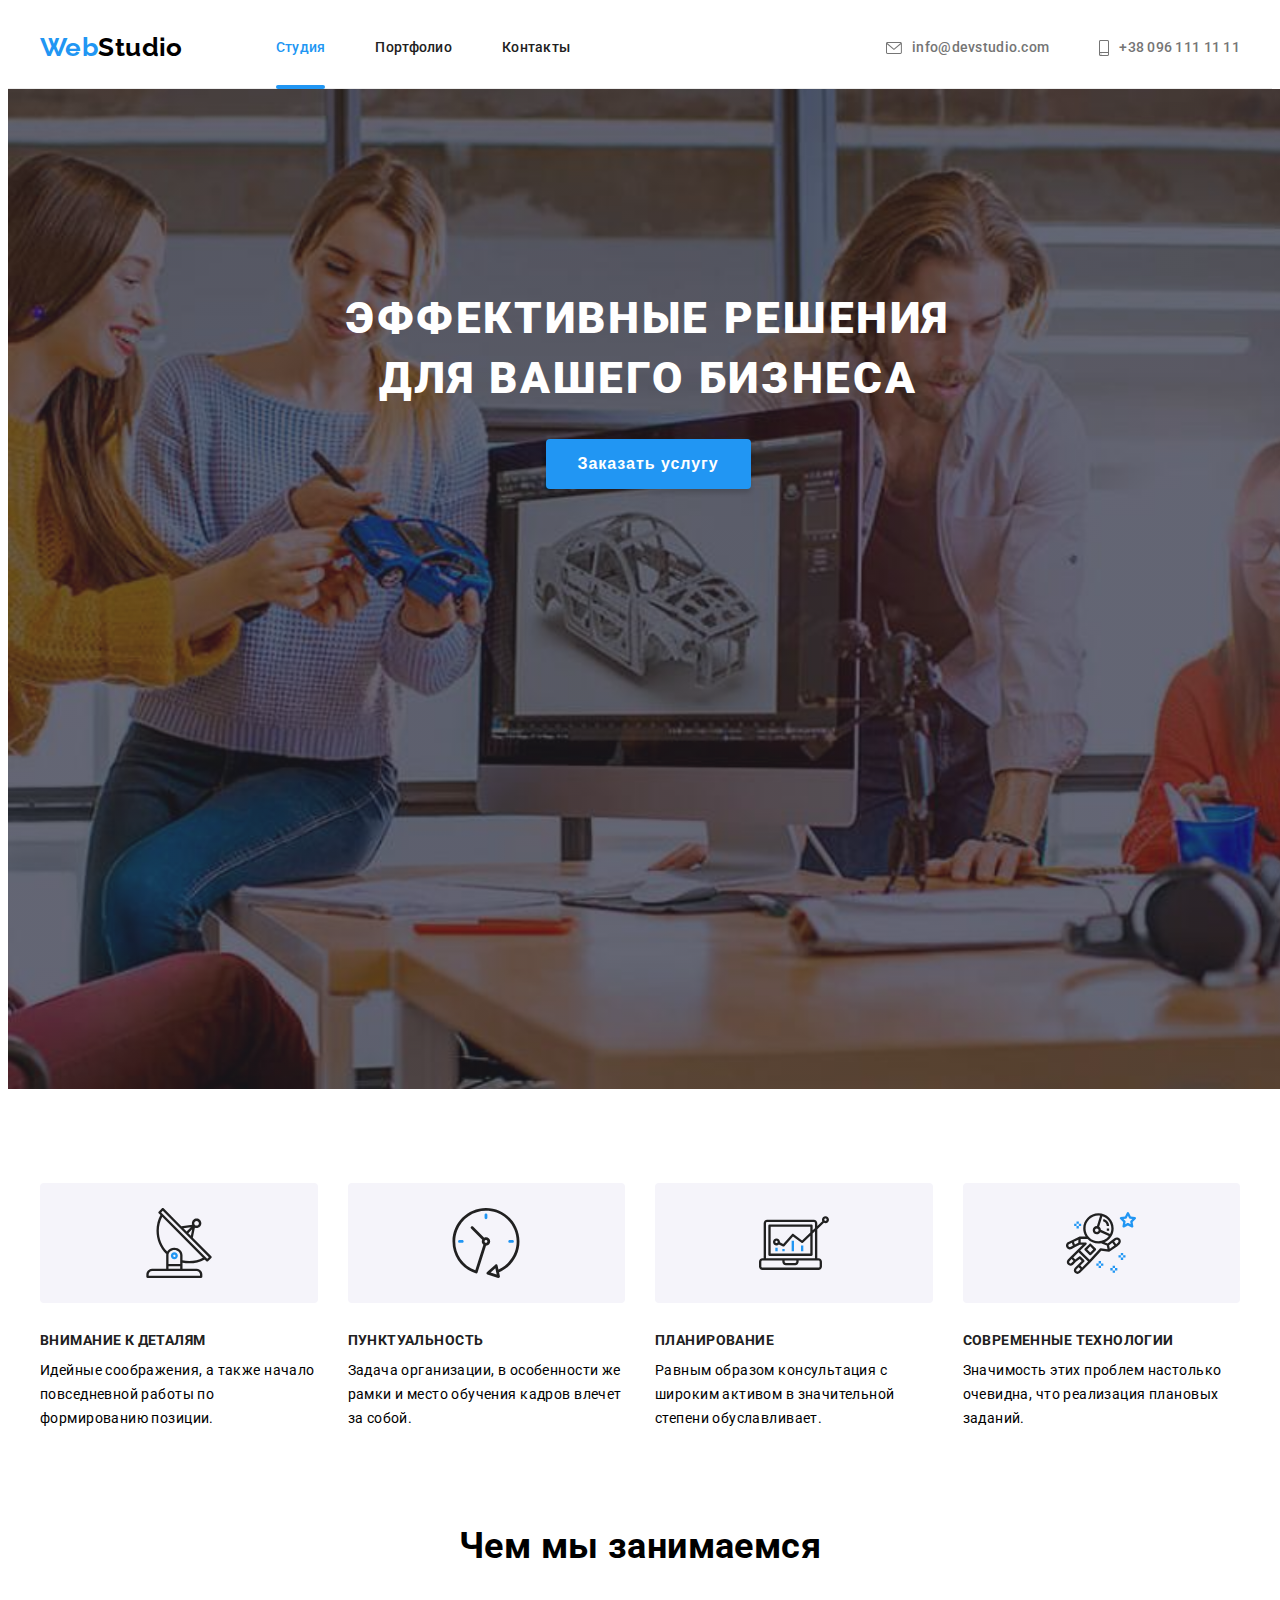
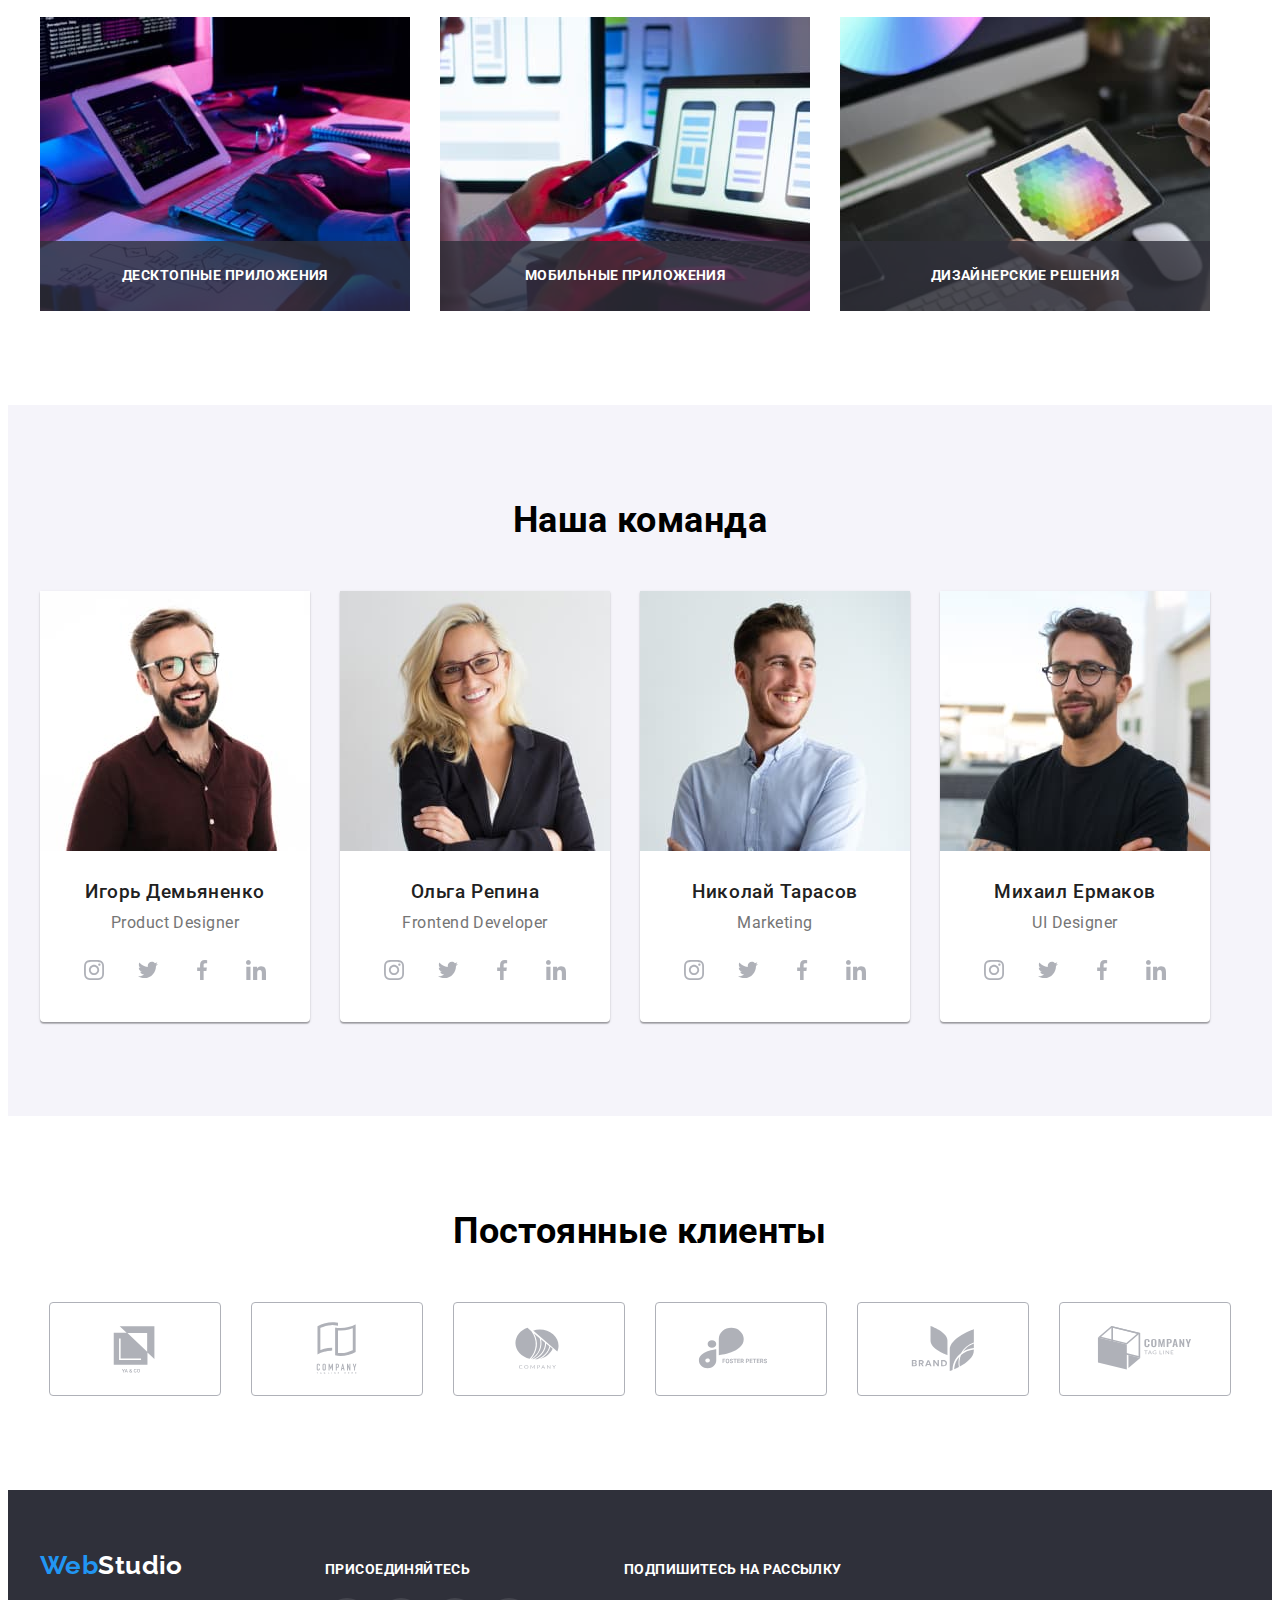
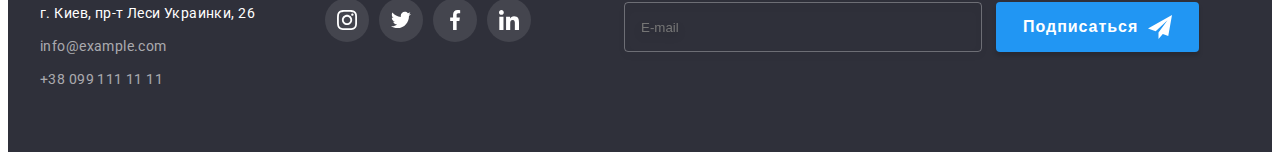
<file: index.html>
<!DOCTYPE html>
<html lang="ru">
<head>
    <meta charset="UTF-8" />
    <meta http-equiv="X-UA-Compatible" content="IE=edge" />
    <meta name="viewport" content="width=device-width, initial-scale=1.0" />
    <title>Web Studio</title>
    <link rel="preconnect" href="https://fonts.googleapis.com">
    <link rel="preconnect" href="https://fonts.gstatic.com" crossorigin>
    <link href="https://fonts.googleapis.com/css2?family=Raleway:wght@700&family=Roboto:wght@400;500;700;900&display=swap" rel="stylesheet">
    <link rel="stylesheet" href="https://cdnjs.cloudflare.com/ajax/libs/modern-normalize/1.1.0/modern-normalize.min.css"
        integrity="sha512-wpPYUAdjBVSE4KJnH1VR1HeZfpl1ub8YT/NKx4PuQ5NmX2tKuGu6U/JRp5y+Y8XG2tV+wKQpNHVUX03MfMFn9Q=="
        crossorigin="anonymous" referrerpolicy="no-referrer" />
    <link rel="stylesheet" href="https://cdnjs.cloudflare.com/ajax/libs/animate.css/4.1.1/animate.min.css" />
    <link rel="stylesheet" href="./css/main.min.css">
</head>
<body>

    <!-- Page header -->
    <header class="header">
        <div class="container header__container">
            <a class="logo animate__animated animate__fadeInDown" href="./index.html"><span class="logo-accent">Web</span>Studio</a>
            
            <!-- Burger button -->
            <button type="button" class="menu-btn js-open-menu" aria-expanded="false" aria-controls="mobile-menu">
                <svg width="40" height="40" aria-label="переключатель мобильного меню">
                    <use href="./images/icon.svg#icon-menu"></use>
                </svg>
            </button>
            <!-- Mobile menu -->
            <div class="menu-container js-menu-container" id="mobile-menu">
                <!-- Close BTN -->
                <button type="button" class="menu-btn js-close-menu" aria-expanded="false" aria-controls="mobile-menu">
                    <svg width="40" height="40" aria-label="переключатель мобильного меню">
                        <use href="./images/icon.svg#icon-close_24px"></use>
                    </svg>
                </button>
            
            
            
            <nav class="site-nav">
            
                <!-- navigation to other pages -->
                <ul class="site-nav__list">
                    <li class="site-nav__item"><a class="site-nav__link site-nav__current" href="">Студия</a></li>
                    <li class="site-nav__item"><a class="site-nav__link" href="./portfolio.html">Портфолио</a></li>
                    <li class="site-nav__item"><a class="site-nav__link" href="">Контакты</a></li>
                </ul>
            </nav>
            <div class="position">
                <ul class="site-contacts__list">
                    <li class="site-contacts__item"><a class="site-contacts__link" href="mailto:info@devstudio.com"><svg
                                class="site-contacts__icon" width="16" height="12">
                                <use href="./images/icon.svg#envelope"></use>
                            </svg>info@devstudio.com</a>
                    </li>
                    <li class="site-contacts__item"><a class="site-contacts__link" href="tel:+380961111111"><svg
                                class="site-contacts__icon" width="10" height="16">
                                <use href="./images/icon.svg#smartphone"></use>
                            </svg>+38 096 111 11 11</a></li>
                </ul>
                <ul class="social-block">
                    <li class="social-block__item">
                        <a class="social-block__link" href="">Instagram</a>
                    </li>
                    <li class="social-block__item">
                        <a class="social-block__link" href="">Twitter</a>
                    </li>
                    <li class="social-block__item">
                        <a class="social-block__link" href="">Facebook</a>
                    </li>
                    <li class="social-block__item">
                        <a class="social-block__link" href="">LinkedIn</a>
                    </li>
                </ul>
            </div>
        </div>
    </header>
    
    <main>
        <!-- Hero section -->
        <section class="hero">
            <div class="container">
                <h1 class="hero__title">Эффективные решения для вашего бизнеса</h1>
                <button class="btn btn__animate" type="button" data-modal-open>Заказать услугу</button>
            </div>
        </section>

        <!-- Our features -->
        <section class="section">
            <div class="container">
                <h2 class="visually-hidden">Our features</h2>
                <ul class="features">
                    <li class="features__item">
                        <div class="features__box">
                            <svg width="70" height="70">
                                <use href="./images/icon.svg#details"></use>
                            </svg>
                        </div>
                        <h3 class="features__title">Внимание к деталям</h3>
                        <p class="feautures__text">Идейные соображения, а также начало повседневной работы по формированию позиции.</p>
                    </li>
                    <li class="features__item">
                        <div class="features__box">
                            <svg width="70" height="70">
                                <use href="./images/icon.svg#time"></use>
                            </svg>
                        </div>
                        <h3 class="features__title">Пунктуальность</h3>
                        <p class="feautures__text">Задача организации, в особенности же рамки и место обучения кадров влечет за собой.
                        </p>
                    </li>
                    <li class="features__item">
                        <div class="features__box">
                            <svg width="70" height="70">
                                <use href="./images/icon.svg#diagram"></use>
                            </svg>
                        </div>
                        <h3 class="features__title">Планирование</h3>
                        <p class="feautures__text">Равным образом консультация с широким активом в значительной степени обуславливает.
                        </p>
                    </li>
                    <li class="features__item">
                        <div class="features__box">
                            <svg width="70" height="70">
                                <use href="./images/icon.svg#technology"></use>
                            </svg>
                        </div>
                        <h3 class="features__title">Современные технологии</h3>
                        <p class="feautures__text">Значимость этих проблем настолько очевидна, что реализация плановых заданий.</p>
                    </li>
                </ul>
            </div>
        </section>

        <!-- What we do -->
        <section class="section work-section section--none-top">
            <div class="container">
                <h2 class="section__title">Чем мы занимаемся</h2>
                <ul class="works">
                    <li class="works__item">
                        <a href="">
                            <img 
                            srcset="./images/features1.jpg 1x, ./images/features1@2x.jpg 2x"
                            src="./images/features1.jpg" alt="computer screen with code" width="370" height="294">
                            <p class="work__text">Десктопные приложения</p>
                        </a>
                    </li>
                    <li class="works__item">
                        <a href="">
                            <img
                            srcset="./images/features2.jpg 1x, ./images/features2@2x.jpg 2x"
                            src="./images/features2.jpg" alt="mobile phone on computer background"
                            width="370" height="294">
                            <p class="work__text">Мобильные приложения</p>
                        </a>
                    </li>
                    <li class="works__item">
                        <a href="">
                            <img 
                            srcset="./images/features3.jpg 1x, ./images/features3@2x.jpg 2x"
                            src="./images/features3.jpg" alt="color palette for designer" width="370"
                                height="294">
                            <p class="work__text">Дизайнерские решения</p>
                        </a>
                    </li>
                </ul>
            </div>
        </section>

        <!-- Our team -->
        <section class="section section--grey-background">
            <div class="container">
                <h2 class="section__title">Наша команда</h2>
                <ul class="our-team">
                    <li class="our-team__item">
                        <picture>
                            <source srcset="./images/foto1.jpg 1x, ./images/foto1@2x.jpg 2x" media="(max-width: 767px)" />
                            <source srcset="./images/tablets/foto1.jpg 1x, ./images/tablets/foto1@2x.jpg 2x" media="(max-width: 1199px)" />
                            <source srcset="./images/desctop/foto1.jpg 1x, ./images/desctop/foto1@2x.jpg 2x" media="(min-width: 1200px)" />
                            <img src="./images/foto1.jpg" alt="Игорь Демьяненко" />
                        </picture>
                
                        <div class="our-team__description">
                            <h3 class="our-team__title">Игорь Демьяненко</h3>
                            <p class="our-team__text" lang="en">Product Designer</p>
                            <ul class="social-media">
                                <li class="social-media__item">
                                    <a class="social-media__link" href="">
                                        <svg class="social-media__icon" width="20" height="20">
                                            <use href="./images/icon.svg#instagram"></use>
                                        </svg>
                                    </a>
                                </li>
                                <li class="social-media__item">
                                    <a class="social-media__link" href="">
                                        <svg class="social-media__icon" width="20" height="20">
                                            <use href="./images/icon.svg#twitter"></use>
                                        </svg>
                                    </a>
                                </li>
                                <li class="social-media__item">
                                    <a class="social-media__link" href="">
                                        <svg class="social-media__icon" width="20" height="20">
                                            <use href="./images/icon.svg#facebook"></use>
                                        </svg>
                                    </a>
                                </li>
                                <li class="social-media__item">
                                    <a class="social-media__link" href="">
                                        <svg class="social-media__icon" width="20" height="20">
                                            <use href="./images/icon.svg#linkedin"></use>
                                        </svg>
                                    </a>
                                </li>
                            </ul>
                        </div>
                    </li>
                    <li class="our-team__item">
                        <picture>
                            <source srcset="./images/foto2.jpg 1x, ./images/foto2@2x.jpg 2x" media="(max-width: 767px)" />
                            <source srcset="./images/tablets/foto2.jpg 1x, ./images/tablets/foto2@2x.jpg 2x" media="(max-width: 1199px)" />
                            <source srcset="./images/desctop/foto2.jpg 1x, ./images/desctop/foto2@2x.jpg 2x" media="(min-width: 1200px)" />
                            <img src="./images/foto2.jpg" alt="Foto Ольга Репина">
                        </picture>
                        
                        <div class="our-team__description">
                            <h3 class="our-team__title">Ольга Репина</h3>
                            <p class="our-team__text" lang="en">Frontend Developer</p>
                            <ul class="social-media">
                                <li class="social-media__item">
                                    <a class="social-media__link" href="">
                                        <svg class="social-media__icon" width="20" height="20">
                                            <use href="./images/icon.svg#instagram"></use>
                                        </svg>
                                    </a>
                                </li>
                                <li class="social-media__item">
                                    <a class="social-media__link" href="">
                                        <svg class="social-media__icon" width="20" height="20">
                                            <use href="./images/icon.svg#twitter"></use>
                                        </svg>
                                    </a>
                                </li>
                                <li class="social-media__item">
                                    <a class="social-media__link" href="">
                                        <svg class="social-media__icon" width="20" height="20">
                                            <use href="./images/icon.svg#facebook"></use>
                                        </svg>
                                    </a>
                                </li>
                                <li class="social-media__item">
                                    <a class="social-media__link" href="">
                                        <svg class="social-media__icon" width="20" height="20">
                                            <use href="./images/icon.svg#linkedin"></use>
                                        </svg>
                                    </a>
                                </li>
                            </ul>
                        </div>
                    </li>
                    <li class="our-team__item">
                        <picture>
                            <source srcset="./images/foto3.jpg 1x, ./images/foto3@2x.jpg 2x" media="(max-width: 767px)" />
                            <source srcset="./images/tablets/foto3.jpg 1x, ./images/tablets/foto3@2x.jpg 2x" media="(max-width: 1199px)" />
                            <source srcset="./images/desctop/foto3.jpg 1x, ./images/desctop/foto3@2x.jpg 2x" media="(min-width: 1200px)" />
                            <img src="./images/foto3.jpg" alt="Foto Николай Тарасов">
                        </picture>
                        
                        <div class="our-team__description">
                            <h3 class="our-team__title">Николай Тарасов</h3>
                            <p class="our-team__text" lang="en">Marketing</p>
                            <ul class="social-media">
                                <li class="social-media__item">
                                    <a class="social-media__link" href="">
                                        <svg class="social-media__icon" width="20" height="20">
                                            <use href="./images/icon.svg#instagram"></use>
                                        </svg>
                                    </a>
                                </li>
                                <li class="social-media__item">
                                    <a class="social-media__link" href="">
                                        <svg class="social-media__icon" width="20" height="20">
                                            <use href="./images/icon.svg#twitter"></use>
                                        </svg>
                                    </a>
                                </li>
                                <li class="social-media__item">
                                    <a class="social-media__link" href="">
                                        <svg class="social-media__icon" width="20" height="20">
                                            <use href="./images/icon.svg#facebook"></use>
                                        </svg>
                                    </a>
                                </li>
                                <li class="social-media__item">
                                    <a class="social-media__link" href="">
                                        <svg class="social-media__icon" width="20" height="20">
                                            <use href="./images/icon.svg#linkedin"></use>
                                        </svg>
                                    </a>
                                </li>
                            </ul>
                        </div>
                    </li>
                    <li class="our-team__item">
                        <picture>
                            <source srcset="./images/foto4.jpg 1x, ./images/foto4@2x.jpg 2x" media="(max-width: 767px)" />
                            <source srcset="./images/tablets/foto4.jpg 1x, ./images/tablets/foto4@2x.jpg 2x" media="(max-width: 1199px)" />
                            <source srcset="./images/desctop/foto4.jpg 1x, ./images/desctop/foto4@2x.jpg 2x" media="(min-width: 1200px)" />
                            <img src="./images/foto4.jpg" alt="Foto Михаил Ермаков">
                        </picture>
                        
                        <div class="our-team__description">
                            <h3 class="our-team__title">Михаил Ермаков</h3>
                            <p class="our-team__text" lang="en">UI Designer</p>
                            <ul class="social-media">
                                <li class="social-media__item">
                                    <a class="social-media__link" href="">
                                        <svg class="social-media__icon" width="20" height="20">
                                            <use href="./images/icon.svg#instagram"></use>
                                        </svg>
                                    </a>
                                </li>
                                <li class="social-media__item">
                                    <a class="social-media__link" href="">
                                        <svg class="social-media__icon" width="20" height="20">
                                            <use href="./images/icon.svg#twitter"></use>
                                        </svg>
                                    </a>
                                </li>
                                <li class="social-media__item">
                                    <a class="social-media__link" href="">
                                        <svg class="social-media__icon" width="20" height="20">
                                            <use href="./images/icon.svg#facebook"></use>
                                        </svg>
                                    </a>
                                </li>
                                <li class="social-media__item">
                                    <a class="social-media__link" href="">
                                        <svg class="social-media__icon" width="20" height="20">
                                            <use href="./images/icon.svg#linkedin"></use>
                                        </svg>
                                    </a>
                                </li>
                            </ul>
                        </div>
                    </li>
                </ul>
            </div>
        </section>

        <section class="section">
            <div class="container">
                <h2 class="section__title">Постоянные клиенты</h2>
                <ul class="our-clients">
                    <li class="our-clients__item">
                        <a class="our-clients__link" href="">
                            <svg width="106" height="60">
                                <use href="./images/icon.svg#icon-client-1"></use>
                            </svg>
                        </a>
                    </li>
                    <li class="our-clients__item">
                        <a class="our-clients__link" href="">
                            <svg width="106" height="60">
                                <use href="./images/icon.svg#icon-client-2"></use>
                            </svg>
                        </a>
                    </li>
                    <li class="our-clients__item">
                        <a class="our-clients__link" href="">
                            <svg width="106" height="60"> 
                                <use href="./images/icon.svg#icon-client-3"></use>
                            </svg>
                        </a>
                    </li>
                    <li class="our-clients__item">
                        <a class="our-clients__link" href="">
                            <svg width="106" height="60">
                                <use href="./images/icon.svg#icon-client-4"></use>
                            </svg>
                        </a>
                    </li>
                    <li class="our-clients__item">
                        <a class="our-clients__link" href="">
                            <svg width="106" height="60">
                                <use href="./images/icon.svg#icon-client-5"></use>
                            </svg>
                        </a>
                    </li>
                    <li class="our-clients__item">
                        <a class="our-clients__link" href="">
                            <svg width="106" height="60"> 
                                <use href="./images/icon.svg#icon-client-6"></use>
                            </svg>
                        </a>
                    </li>
                </ul>
            </div>
        </section>
    </main>

    <footer class="footer">
        <div class="container footer__container">

        <div class="wrapper">
            <div class="footer__site-contact">
                            <a class="logo logo__text--white" href="./index.html"><span class="logo-accent">Web</span>Studio</a>
                        
                            <address class="address">
                                <ul class="">
                                    <li class="address__item"><a class="address__link" href="">г. Киев, пр-т Леси Украинки, 26</a></li>
                                    <li class="address__item"><a class="contact__link" href="mailto:info@example.com">info@example.com</a>
                                    </li>
                                    <li class="address__item"><a class="contact__link" href="tel:+380991111111">+38 099 111 11 11</a></li>
                                </ul>
                            </address>
            </div>
            <div class="footer__social-media">
                            <h3 class="footer__media-title">присоединяйтесь</h3>
                            <ul class="footer__media-list">
                                <li class="footer__media-item">
                                    <a href="" class="footer__media-link">
                                        <svg width="20" height="20">
                                            <use href="./images/icon.svg#instagram"></use>
                                        </svg>
                                    </a>
                                </li>
                                <li class="footer__media-item">
                                    <a href="" class="footer__media-link">
                                        <svg width="20" height="20">
                                            <use href="./images/icon.svg#twitter"></use>
                                        </svg>
                                    </a>
                                </li>
                                <li class="footer__media-item">
                                    <a href="" class="footer__media-link">
                                        <svg width="20" height="20">
                                            <use href="./images/icon.svg#facebook"></use>
                                        </svg>
                                    </a>
                                </li>
                                <li class="footer__media-item">
                                    <a href="" class="footer__media-link">
                                        <svg width="20" height="20">
                                            <use href="./images/icon.svg#linkedin"></use>
                                        </svg>
                                    </a>
                                </li>
                            </ul>
            </div>
        </div>
        <form class="footer__sign">
            <strong class="strong">ПОДПИШИТЕСЬ НА РАССЫЛКУ</strong>
            <div class="sign">
                <input type="email" name="email" placeholder="E-mail" class="sign__input">
                <button type="submit" class="btn sign__btn">Подписаться
                    <svg class="sign__icon" width="24" height="24">
                        <use href="./images/icon.svg#send"></use>
                    </svg>
                </button>
            </div>
        </form>
        </div>
    </footer>


    <!--Modal-order-->
    <div class="backdrop is-hidden" data-modal>
        <div class="modal__form">
            <button class="modal__close-btn" type="button" data-modal-close>
                <svg width="30" height="30" class="modal__icon-close">
                    <use href="./images/icon.svg#close"></use>
                </svg>
            </button>
            <form action="" class="form__sale">
                <p class="form__title">Оставьте свои данные, мы вам перезвоним</p>
                
                <!-- Name INPUT -->
                <div class="form__field">
                    <label for="name" class="form__label">Имя</label>
                    <input class="form__input" type="text" name="name" id="name" />
                    <svg class="form__icon" width="15" height="12">
                        <use href="./images/icon.svg#person"></use>
                    </svg>
                </div>
                
                <!-- PHONE INPUT -->
                <div class="form__field">
                    <label for="tel" class="form__label">Телефон</label>
                    <input class="form__input" type="tel" name="tel" id="tel" />
                    <svg class="form__icon" width="15" height="12">
                        <use href="./images/icon.svg#phone"></use>
                    </svg>
                </div>

                <!-- EMAIL INPUT -->
                <div class="form__field">
                    <label for="email" class="form__label">Почта</label>
                    <input class="form__input" type="email" name="email" id="email" />
                    <svg class="form__icon" width="15" height="12">
                        <use href="./images/icon.svg#email"></use>
                    </svg>
                </div>

                <!-- COMMENTS INPUT -->
                <div class="form__field">
                    <label for="coments" class="form__label">Коментарий</label>
                    <textarea name="coments" id="coments" cols="30" rows="10" placeholder="Введите текст"
                        class="form__textarea"></textarea>
                </div>

                <!-- AGREEMENT -->
                <label for="checkbox" class="form__checkbox-label">
                    <input type="checkbox" name="checkbox" id="checkbox" class="checkbox" />
                    <span class="checkbox__icon"></span>
                    Соглашаюсь срассылкой и принимаю
                    <a href="" class="checkbox__link"> Условия договора</a>
                </label>
                <button type="submit" class="btn form__btn-submit">Отправить</button>
            </form>
        </div>
    </div>

    <script src="./js/modal.js"></script>
    <script src="./js/menu.js"></script>
</body>
</html>
</file>
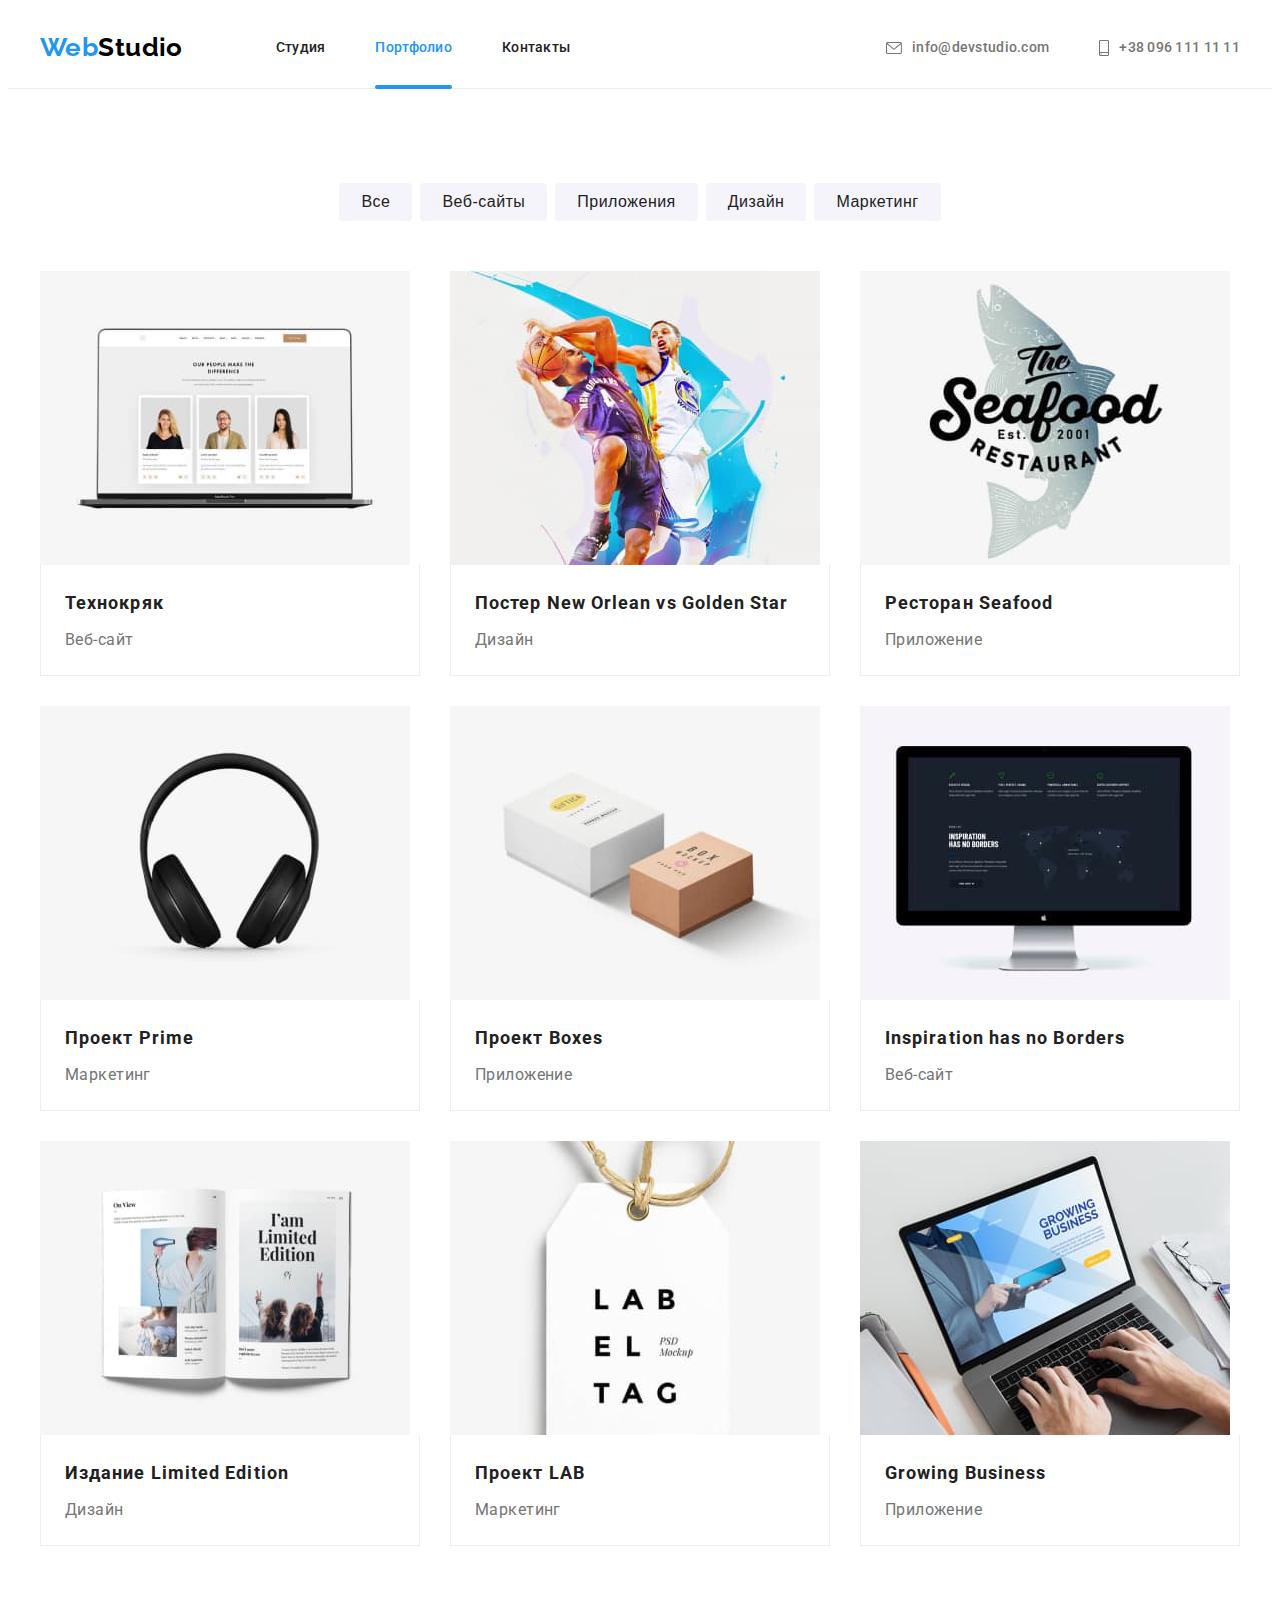
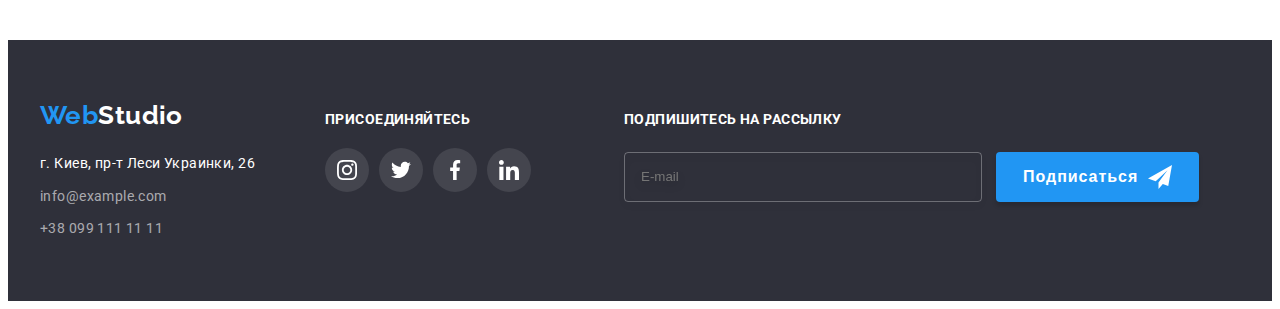
<file: portfolio.html>
<!DOCTYPE html>
<html lang="ru">
<head>
    <meta charset="UTF-8" />
    <meta http-equiv="X-UA-Compatible" content="IE=edge" />
    <meta name="viewport" content="width=device-width, initial-scale=1.0" />
    <title>Web Studio</title>
    <link rel="preconnect" href="https://fonts.googleapis.com">
    <link rel="preconnect" href="https://fonts.gstatic.com" crossorigin>
    <link href="https://fonts.googleapis.com/css2?family=Raleway:wght@700&family=Roboto:wght@400;500;700;900&display=swap" rel="stylesheet">
    <link rel="stylesheet" href="https://cdnjs.cloudflare.com/ajax/libs/modern-normalize/1.1.0/modern-normalize.min.css"
        integrity="sha512-wpPYUAdjBVSE4KJnH1VR1HeZfpl1ub8YT/NKx4PuQ5NmX2tKuGu6U/JRp5y+Y8XG2tV+wKQpNHVUX03MfMFn9Q=="
        crossorigin="anonymous" referrerpolicy="no-referrer" />
    <link rel="stylesheet" href="https://cdnjs.cloudflare.com/ajax/libs/animate.css/4.1.1/animate.min.css" />
    <link rel="stylesheet" href="./css/main.min.css">
</head>
<body>

    <!-- Page header -->
    <header class="header">
        <div class="container header__container">
            <a class="logo animate__animated animate__fadeInDown" href="./index.html"><span
                    class="logo-accent">Web</span>Studio</a>
    
            <!-- Burger button -->
            <button type="button" class="menu-btn js-open-menu" aria-expanded="false" aria-controls="mobile-menu">
                <svg width="40" height="40" aria-label="mobile menu switch">
                    <use href="./images/icon.svg#icon-menu"></use>
                </svg>
            </button>
            <!-- Mobile menu -->
            <div class="menu-container js-menu-container" id="mobile-menu">
                <!-- Close BTN -->
                <button type="button" class="menu-btn js-close-menu" aria-expanded="false" aria-controls="mobile-menu">
                    <svg width="40" height="40" aria-label="mobile menu switch">
                        <use href="./images/icon.svg#icon-close_24px"></use>
                    </svg>
                </button>
    
    
    
                <nav class="site-nav">
    
                    <!-- navigation to other pages -->
                    <ul class="site-nav__list">
                        <li class="site-nav__item"><a class="site-nav__link" href="./index.html">Студия</a></li>
                        <li class="site-nav__item"><a class="site-nav__link site-nav__current" href="./portfolio.html">Портфолио</a></li>
                        <li class="site-nav__item"><a class="site-nav__link" href="">Контакты</a></li>
                    </ul>
                </nav>
                <div class="position">
                    <ul class="site-contacts__list">
                        <li class="site-contacts__item"><a class="site-contacts__link" href="mailto:info@devstudio.com"><svg
                                    class="site-contacts__icon" width="16" height="12">
                                    <use href="./images/icon.svg#envelope"></use>
                                </svg>info@devstudio.com</a>
                        </li>
                        <li class="site-contacts__item"><a class="site-contacts__link" href="tel:+380961111111"><svg
                                    class="site-contacts__icon" width="10" height="16">
                                    <use href="./images/icon.svg#smartphone"></use>
                                </svg>+38 096 111 11 11</a></li>
                    </ul>
                    <ul class="social-block">
                        <li class="social-block__item">
                            <a class="social-block__link" href="">Instagram</a>
                        </li>
                        <li class="social-block__item">
                            <a class="social-block__link" href="">Twitter</a>
                        </li>
                        <li class="social-block__item">
                            <a class="social-block__link" href="">Facebook</a>
                        </li>
                        <li class="social-block__item">
                            <a class="social-block__link" href="">LinkedIn</a>
                        </li>
                    </ul>
                </div>
            </div>
    </header>

    <!-- Page main -->
    <main>
        <section class="section">
            <div class="container">
                <h1 class="visually-hidden">Portfolio</h1>
                <ul class="filter">
                    <li class="filter__item"><button class="filter__btn" type="button">Все</button></li>
                    <li class="filter__item"><button class="filter__btn" type="button">Веб-сайты</button></li>
                    <li class="filter__item"><button class="filter__btn" type="button">Приложения</button></li>
                    <li class="filter__item"><button class="filter__btn" type="button">Дизайн</button></li>
                    <li class="filter__item"><button class="filter__btn" type="button">Маркетинг</button></li>
                
                </ul>
                
                <ul class="portfolio">
                    <li class="portfolio__item">
                        <a class="portfolio__link" href="">
                            <div class="portfolio__overlay">
                                <picture>
                                    <source srcset="./images/technocrack.jpg 1x, ./images/technocrack@2x.jpg 2x" media="(max-width: 767px)" />
                                    <source srcset="./images/tablets/technocrack.jpg  1x, ./images/tablets/technocrack@2x.jpg 2x"
                                        media="(max-width: 1199px)"/>
                                    <source srcset="./images/desctop/technocrack.jpg  1x, ./images/desctop/technocrack@2x.jpg 2x"
                                        media="(min-width: 1200px)"/>
                                    <img src="./images/technocrack.jpg" alt="Компьютер с сайтом">
                                </picture>
                            
                                <div class="portfolio__overlay-content">
                                    <p class="portfolio__overlay--text">
                                        Технокряк это современная площадка распространения
                                        коронавируса. Компании используют эту платформу для
                                        цифрового шпионажа и атак на защищённые сервера
                                        конкурентов.
                                    </p>
                                </div>
                            </div>
                            <div class="portfolio__description">
                                <h2 class="portfolio__title">Технокряк</h2>
                                <p class="portfolio__text">Веб-сайт</p>
                            </div>
                        </a>
                    </li>
                    <li class="portfolio__item">
                        <a class="portfolio__link" href="">
                            <div class="portfolio__overlay">
                                <picture>
                                    <source srcset="./images/poster1.jpg 1x, ./images/poster1@2x.jpg 2x" media="(max-width: 767px)" />
                                    <source srcset="./images/tablets/poster1.jpg 1x, ./images/tablets/poster1@2x.jpg 2x" media="(max-width: 1199px)" />
                                    <source srcset="./images/desctop/poster1.jpg 1x, ./images/desctop/poster1@2x.jpg 2x" media="(min-width: 1200px)" />
                                    <img src="./images/poster1.jpg" alt="Баскетболисты во время игры">
                                </picture>
                                <div class="portfolio__overlay-content">
                                    <p class="portfolio__overlay--text">
                                        Технокряк это современная площадка распространения
                                        коронавируса. Компании используют эту платформу для
                                        цифрового шпионажа и атак на защищённые сервера
                                        конкурентов.
                                    </p>
                                </div>
                            </div>
                            <div class="portfolio__description">
                                <h2 class="portfolio__title">Постер New Orlean vs Golden Star</h2>
                                <p class="portfolio__text">Дизайн</p>
                            </div>
                        </a>
                    </li>
                    <li class="portfolio__item">
                        <a class="portfolio__link" href="">
                            <div class="portfolio__overlay">
                                <picture>
                                    <source srcset="./images/seafood.jpg 1x, ./images/seafood@2x.jpg 2x" media="(max-width: 767px)" />
                                    <source srcset="./images/tablets/seafood.jpg 1x, ./images/tablets/seafood@2x.jpg 2x" media="(max-width: 1199px)" />
                                    <source srcset="./images/desctop/seafood.jpg 1x, ./images/desctop/seafood@2x.jpg 2x" media="(min-width: 1200px)" />
                                    <img src="./images/seafood.jpg" alt="Логотип ресторана с рыбой на белом фоне">
                                </picture>
                        
                                <div class="portfolio__overlay-content">
                                    <p class="portfolio__overlay--text">
                                        Технокряк это современная площадка распространения
                                        коронавируса. Компании используют эту платформу для
                                        цифрового шпионажа и атак на защищённые сервера
                                        конкурентов.
                                    </p>
                                </div>
                            </div>
                            <div class="portfolio__description">
                                <h2 class="portfolio__title">Ресторан Seafood</h2>
                                <p class="portfolio__text">Приложение</p>
                            </div>
                        </a>
                    </li>
                    <li class="portfolio__item">
                        <a class="portfolio__link" href="">
                            <div class="portfolio__overlay">
                                <picture>
                                    <source srcset="./images/projectprime.jpg 1x, ./images/projectprime@2x.jpg 2x" media="(max-width: 767px)" />
                                    <source srcset="./images/tablets/projectprime.jpg 1x, ./images/tablets/projectprime@2x.jpg 2x" media="(max-width: 1199px)" />
                                    <source srcset="./images/desctop/projectprime.jpg 1x, ./images/desctop/projectprime@2x.jpg 2x" media="(min-width: 1200px)" />
                                    <img src="./images/projectprime.jpg" alt="Черные наушники на белом фоне">
                                </picture>
                               
                                <div class="portfolio__overlay-content">
                                    <p class="portfolio__overlay--text">
                                        Технокряк это современная площадка распространения
                                        коронавируса. Компании используют эту платформу для
                                        цифрового шпионажа и атак на защищённые сервера
                                        конкурентов.
                                    </p>
                                </div>
                            </div>
                            <div class="portfolio__description">
                                <h2 class="portfolio__title">Проект Prime</h2>
                                <p class="portfolio__text">Маркетинг</p>
                            </div>
                        </a>
                    </li>
                    <li class="portfolio__item">
                        <a class="portfolio__link" href="">
                            <div class="portfolio__overlay">
                                <picture>
                                    <source srcset="./images/boxes.jpg 1x, ./images/boxes@2x.jpg 2x" media="(max-width: 767px)" />
                                    <source srcset="./images/tablets/boxes.jpg 1x, ./images/tablets/boxes@2x.jpg 2x"
                                        media="(max-width: 1199px)" />
                                    <source srcset="./images/desctop/boxes.jpg 1x, ./images/desctop/boxes@2x.jpg 2x"
                                        media="(min-width: 1200px)" />
                                    <img src="./images/boxes.jpg" alt="Два картоны на белом фоне">
                                </picture>
                                
                                <div class="portfolio__overlay-content">
                                    <p class="portfolio__overlay--text">
                                        Технокряк это современная площадка распространения
                                        коронавируса. Компании используют эту платформу для
                                        цифрового шпионажа и атак на защищённые сервера
                                        конкурентов.
                                    </p>
                                </div>
                            </div>
                            <div class="portfolio__description">
                                <h2 class="portfolio__title">Проект Boxes</h2>
                                <p class="portfolio__text">Приложение</p>
                            </div>
                        </a>
                    </li>
                    <li class="portfolio__item">
                        <a class="portfolio__link" href="">
                            <div class="portfolio__overlay">
                                <picture>
                                    <source srcset="./images/inspirationfoto.jpg 1x, ./images/inspirationfoto@2x.jpg 2x" media="(max-width: 767px)" />
                                    <source srcset="./images/tablets/inspirationfoto.jpg 1x, ./images/tablets/inspirationfoto@2x.jpg 2x" media="(max-width: 1199px)" />
                                    <source srcset="./images/desctop/inspirationfoto.jpg 1x, ./images/desctop/inspirationfoto@2x.jpg 2x" media="(min-width: 1200px)" />
                                    <img src="./images/inspirationfoto.jpg" alt="Изображение экрана компьютера с сайтом в черном стиле">
                                </picture>
                                <div class="portfolio__overlay-content">
                                    <p class="portfolio__overlay--text">
                                        Технокряк это современная площадка распространения
                                        коронавируса. Компании используют эту платформу для
                                        цифрового шпионажа и атак на защищённые сервера
                                        конкурентов.
                                    </p>
                                </div>
                            </div>
                            <div class="portfolio__description">
                                <h2 class="portfolio__title">Inspiration has no Borders</h2>
                                <p class="portfolio__text">Веб-сайт</p>
                            </div>
                        </a>
                    </li>
                    <li class="portfolio__item">
                        <a class="portfolio__link" href="">
                            <div class="portfolio__overlay">
                                <picture>
                                    <source srcset="./images/poster2.jpg 1x, ./images/poster2@2x.jpg 2x" media="(max-width: 767px)" />
                                    <source srcset="./images/tablets/poster2.jpg 1x, ./images/tablets/poster2@2x.jpg 2x"
                                        media="(max-width: 1199px)" />
                                    <source srcset="./images/desctop/poster2.jpg 1x, ./images/desctop/poster2@2x.jpg 2x"
                                        media="(min-width: 1200px)" />
                                    <img src="./images/poster2.jpg" alt="Журнал с дизайнерскими идеями">
                                </picture>
                                
                                <div class="portfolio__overlay-content">
                                    <p class="portfolio__overlay--text">
                                        Технокряк это современная площадка распространения
                                        коронавируса. Компании используют эту платформу для
                                        цифрового шпионажа и атак на защищённые сервера
                                        конкурентов.
                                    </p>
                                </div>
                            </div>
                            <div class="portfolio__description">
                                <h2 class="portfolio__title">Издание Limited Edition</h2>
                                <p class="portfolio__text">Дизайн</p>
                            </div>
                        </a>
                    </li>
                    <li class="portfolio__item">
                        <a class="portfolio__link" href="">
                            <div class="portfolio__overlay">
                                <picture>
                                    <source srcset="./images/poster3.jpg 1x, ./images/poster3@2x.jpg 2x" media="(max-width: 767px)" />
                                    <source srcset="./images/tablets/poster3.jpg 1x, ./images/tablets/poster3@2x.jpg 2x" media="(max-width: 1199px)" />
                                    <source srcset="./images/desctop/poster3.jpg 1x, ./images/desctop/poster3@2x.jpg 2x" media="(min-width: 1200px)" />
                                    <img src="./images/poster3.jpg" alt="Этикетка на белом фоне из светло коричневым ремишком">
                                </picture>
                                <div class="portfolio__overlay-content">
                                    <p class="portfolio__overlay--text">
                                        Технокряк это современная площадка распространения
                                        коронавируса. Компании используют эту платформу для
                                        цифрового шпионажа и атак на защищённые сервера
                                        конкурентов.
                                    </p>
                                </div>
                            </div>
                            <div class="portfolio__description">
                                <h2 class="portfolio__title">Проект LAB</h2>
                                <p class="portfolio__text">Маркетинг</p>
                            </div>
                        </a>
                    </li>
                    <li class="portfolio__item">
                        <a class="portfolio__link" href="">
                            <div class="portfolio__overlay">
                                <picture>
                                    <source srcset="./images/poster4.jpg 1x, ./images/poster4@2x.jpg 2x" media="(max-width: 767px)" />
                                    <source srcset="./images/tablets/poster4.jpg 1x, ./images/tablets/poster4@2x.jpg 2x" media="(max-width: 1199px)" />
                                    <source srcset="./images/desctop/poster4.jpg 1x, ./images/desctop/poster4@2x.jpg 2x" media="(min-width: 1200px)" />
                                    <img src="./images/poster4.jpg" alt="Изображение сайта бизнеса на экране компьютера">
                                </picture>
                        
                                <div class="portfolio__overlay-content">
                                    <p class="portfolio__overlay--text">
                                        Технокряк это современная площадка распространения
                                        коронавируса. Компании используют эту платформу для
                                        цифрового шпионажа и атак на защищённые сервера
                                        конкурентов.
                                    </p>
                                </div>
                            </div>
                            <div class="portfolio__description">
                                <h2 class="portfolio__title">Growing Business</h2>
                                <p class="portfolio__text">Приложение</p>
                            </div>
                        </a>
                    </li>
                </ul>
            </div>
    
        </section>
    </main>
    
    <footer class="footer">
        <div class="container footer__container">
    
            <div class="wrapper">
                <div class="footer__site-contact">
                    <a class="logo logo__text--white" href="./index.html"><span class="logo-accent">Web</span>Studio</a>
    
                    <address class="address">
                        <ul class="">
                            <li class="address__item"><a class="address__link" href="">г. Киев, пр-т Леси Украинки, 26</a>
                            </li>
                            <li class="address__item"><a class="contact__link"
                                    href="mailto:info@example.com">info@example.com</a>
                            </li>
                            <li class="address__item"><a class="contact__link" href="tel:+380991111111">+38 099 111 11
                                    11</a></li>
                        </ul>
                    </address>
                </div>
                <div class="footer__social-media">
                    <h3 class="footer__media-title">присоединяйтесь</h3>
                    <ul class="footer__media-list">
                        <li class="footer__media-item">
                            <a href="" class="footer__media-link">
                                <svg width="20" height="20">
                                    <use href="./images/icon.svg#instagram"></use>
                                </svg>
                            </a>
                        </li>
                        <li class="footer__media-item">
                            <a href="" class="footer__media-link">
                                <svg width="20" height="20">
                                    <use href="./images/icon.svg#twitter"></use>
                                </svg>
                            </a>
                        </li>
                        <li class="footer__media-item">
                            <a href="" class="footer__media-link">
                                <svg width="20" height="20">
                                    <use href="./images/icon.svg#facebook"></use>
                                </svg>
                            </a>
                        </li>
                        <li class="footer__media-item">
                            <a href="" class="footer__media-link">
                                <svg width="20" height="20">
                                    <use href="./images/icon.svg#linkedin"></use>
                                </svg>
                            </a>
                        </li>
                    </ul>
                </div>
            </div>
            <form class="footer__sign">
                <strong class="strong">ПОДПИШИТЕСЬ НА РАССЫЛКУ</strong>
                <div class="sign">
                    <input type="email" name="email" placeholder="E-mail" class="sign__input">
                    <button type="submit" class="btn sign__btn">Подписаться
                        <svg class="sign__icon" width="24" height="24">
                            <use href="./images/icon.svg#send"></use>
                        </svg>
                    </button>
                </div>
            </form>
        </div>
    </footer>

    <script src="./js/modal.js"></script>
    <script src="./js/menu.js"></script>
</body>
</html>
</file>
<file: css/main.min.css>
p,h1,h2,h3,h4,h5,h6{margin:0}ul{margin:0;padding-left:0;list-style:none}a{text-decoration:none}body{font-family:'Roboto', sans-serif;font-size:14px;line-height:1.71;letter-spacing:0.03em;color:var(--primery-text-color)}img{display:block;max-width:100%;height:auto}.section{padding-top:60px;padding-bottom:60px}@media screen and (min-width: 1200px){.section{padding-top:94px;padding-bottom:94px}}.section--none-top{padding-top:0}.section--grey-background{background-color:#F5F4FA}.section__title{margin-bottom:30px;font-size:28px;line-height:inherit;text-align:center;letter-spacing:inherit;color:var(--title-text-color)}@media screen and (min-width: 1200px){.section__title{font-size:36px;line-height:1.17;margin-bottom:50px}}.container{text-align:center;margin:0px auto;padding:0px 15px}@media screen and (min-width: 480px){.container{width:480px}}@media screen and (min-width: 768px){.container{width:768px}}@media screen and (min-width: 1200px){.container{width:1200px}}.visually-hidden{position:absolute;width:1px;height:1px;margin:-1px;padding:0;overflow:hidden;border:0;clip:rect(0 0 0 0)}.logo{font-family:'Raleway', sans-serif;font-size:26px;line-height:1.2;font-weight:700;color:#000}.logo-accent{color:#2196F3}.header{border-bottom:1px solid #ECECEC}.header__container{display:flex;align-items:center;justify-content:space-between}@media screen and (min-width: 768px){.header__container{height:80px}}@media screen and (min-width: 768px){.position{margin-left:auto}}@media screen and (max-width: 767px){.site-contacts__list{display:flex;flex-direction:column-reverse;justify-content:start}}@media screen and (min-width: 1200px){.site-contacts__list{display:flex;justify-content:center;align-items:center}}@media screen and (min-width: 768px) and (max-width: 1199px){.site-contacts__item:not(:last-child){margin-bottom:10px}}@media screen and (min-width: 1200px){.site-contacts__item:not(:first-child){margin-left:50px}}.site-contacts__link{display:flex;align-items:center;font-weight:500;letter-spacing:0.02em;color:#757575;transition:color 250ms cubic-bezier(0.4, 0, 0.2, 1)}@media screen and (max-width: 767px){.site-contacts__link{justify-content:start}.site-contacts__item:first-child .site-contacts__link{font-size:24px;line-height:1.18;padding-bottom:44px}.site-contacts__item:last-child .site-contacts__link{font-size:34px;line-height:1.18;padding-bottom:32px;color:#2196F3}}.site-contacts__link:hover,.site-contacts__link:focus{color:#2196F3}.site-contacts__icon{fill:currentColor;margin-right:10px}@media screen and (max-width: 767px){.site-contacts__icon{display:none}}.site-nav{align-items:center}.site-nav__list{display:block;text-align:start}@media screen and (min-width: 768px){.site-nav__list{display:flex;justify-content:space-between;align-items:center}}@media screen and (max-width: 767px){.site-nav__item:not(:last-child){margin-bottom:32px}}@media screen and (min-width: 768px){.site-nav__item:not(:last-child){margin-right:50px}}.site-nav__link{position:relative;display:inline-block;line-height:1.14;font-weight:500;letter-spacing:0.02em;color:#212121;transition:color 250ms cubic-bezier(0.4, 0, 0.2, 1)}@media screen and (max-width: 767px){.site-nav__link{font-size:40px;line-height:1.18}}@media screen and (min-width: 767px){.site-nav__link{padding-top:32px;padding-bottom:32px}}.site-nav__link:hover,.site-nav__link:focus{color:#2196F3}.site-nav__current{color:#2196F3}@media screen and (min-width: 768px){.site-nav__current::after{position:absolute;left:0;bottom:-1px;content:"";width:100%;height:4px;border-radius:4px;background-color:#2196F3;animation:current-nav 1000ms linear 300ms 1}}@keyframes current-nav{0%{width:0%}25%{width:25%}50%{width:50%}75%{width:75%}100%{width:100%}}.menu-btn{width:40px;height:40px;margin:0;padding:0;outline:none;border:none;background-color:transparent}@media screen and (min-width: 768px){.menu-btn{display:none}}.menu-btn:hover,.menu-btn:focus{color:#2196F3;fill:currentColor}.menu-btn.js-close-menu{display:block;position:absolute;top:10px;right:15px}@media screen and (min-width: 768px){.menu-btn.js-close-menu{display:none}}.menu-container{display:flex}@media screen and (max-width: 767px){.menu-container{flex-direction:column;justify-content:space-between;position:fixed;top:0;left:0;z-index:2;width:100vw;height:100vh;padding:48px 40px;background-color:#fff;transform:translatex(150%);transition:transform 250ms ease-in-out}}@media screen and (min-width: 767px){.menu-container{flex-grow:1;justify-content:flex-start;align-items:center;margin-left:88px}}.menu-container.is-open{transform:translateX(0);text-align:center;font-size:20px;box-shadow:0px 4px 8px rgba(0,0,0,0.04),0px 2px 4px rgba(0,0,0,0.08),0px 1px 3px rgba(0,0,0,0.16)}@media screen and (min-width: 1200px){.menu-container{margin-left:93px}}.social-block{display:none}@media screen and (max-width: 767px){.social-block{display:flex;justify-content:center;align-items:center}}.social-block__item:not(:last-child){margin-right:10px;padding-right:10px;border-right:1px solid rgba(33,33,33,0.2)}.social-block__link{font-size:18px;line-height:1.22;font-weight:500;letter-spacing:0.02em;color:#2196F3}.hero{height:400px;width:100vw;margin-left:auto;margin-right:auto;padding-top:118px;padding-bottom:118px;text-align:center;background-color:#2F303A;background-image:linear-gradient(to right, rgba(47,48,58,0.4), rgba(47,48,58,0.4)),url(../images/mobiles/hero-bg.jpg);background-repeat:no-repeat;background-position:center;background-size:cover}@media (min-device-pixel-ratio: 2), (min-resolution: 192dpi), (min-resolution: 2dppx){.hero{background-image:linear-gradient(to right, rgba(47,48,58,0.4), rgba(47,48,58,0.4)),url(../images/mobiles/hero-bg@2x.jpg)}}@media screen and (min-width: 768px){.hero{background-image:linear-gradient(to right, rgba(47,48,58,0.4), rgba(47,48,58,0.4)),url(../images/tablets/hero-bg.jpg)}}@media screen and (min-width: 768px) and (min-device-pixel-ratio: 2), screen and (min-width: 768px) and (min-resolution: 192dpi), screen and (min-width: 768px) and (min-resolution: 2dppx){.hero{background-image:linear-gradient(to right, rgba(47,48,58,0.4), rgba(47,48,58,0.4)),url(../images/tablets/hero-bg@2x.jpg)}}@media screen and (min-width: 1200px){.hero{height:600px;padding-top:200px;padding-bottom:200px;background-image:linear-gradient(to right, rgba(47,48,58,0.4), rgba(47,48,58,0.4)),url(../images/desctop/hero-bg.jpg)}}@media screen and (min-width: 1200px) and (min-device-pixel-ratio: 2), screen and (min-width: 1200px) and (min-resolution: 192dpi), screen and (min-width: 1200px) and (min-resolution: 2dppx){.hero{background-image:linear-gradient(to right, rgba(47,48,58,0.4), rgba(47,48,58,0.4)),url(../images/desctop/hero-bg@2x.jpg)}}.hero__title{max-width:360px;margin:0 auto;margin-bottom:30px;font-style:normal;font-size:26px;font-weight:900;line-height:1.36;letter-spacing:.06em;text-transform:uppercase;color:#fff}@media screen and (min-width: 1200px){.hero__title{max-width:696px;font-size:44px;font-weight:900;line-height:1.36}}.btn{padding:10px 32px;font-style:normal;font-size:16px;font-weight:700;line-height:1.87;letter-spacing:.06em;color:#fff;background-color:#2196F3;border:none;box-shadow:0px 4px 4px rgba(0,0,0,0.15);border-radius:4px;cursor:pointer}.btn:hover,.btn:focus{background-color:#188CE8;animation-play-state:paused}.btn__animate{animation:btn__animate 2000ms linear infinite 1000ms}@keyframes btn__animate{0%{transform:scale(1)}50%{transform:scale(1.15)}100%{transform:scale(1)}}.btn__animate:hover{animation-play-state:paused}.features{text-align:left}@media screen and (max-width: 767px){.features{display:block}}@media screen and (min-width: 768px){.features{display:flex;flex-wrap:wrap;margin:-15px}}@media screen and (max-width: 767px){.features__item:not(:last-child){margin-bottom:30px}}@media screen and (min-width: 768px){.features__item{width:calc((100% - 60px) / 2);margin:15px}}@media screen and (min-width: 1200px){.features__item{flex-basis:calc((100% - 120px) / 4);margin:15px}}.features__box{display:flex;align-items:center;justify-content:center;height:120px;margin-bottom:30px;border-radius:4px;background-color:#F5F4FA}.features__title{margin-bottom:10px;font-size:14px;line-height:1.14;text-transform:uppercase;color:#212121}.feautures__text{text-align:start}@media screen and (max-width: 1199px){.work-section{display:none}}.works{display:flex}.works__item{position:relative}.works__item:not(:last-child){margin-right:30px}.work__text{position:absolute;bottom:0;display:flex;justify-content:center;align-items:center;width:100%;height:70px;background:rgba(47,48,58,0.8);color:#fff;font-weight:700;text-align:center;letter-spacing:0.03em;text-transform:uppercase}.our-team{display:block}@media screen and (min-width: 768px){.our-team{display:flex;flex-wrap:wrap;margin:-15px}}.our-team__item{background-color:#fff;box-shadow:0px 1px 3px rgba(0,0,0,0.12),0px 1px 1px rgba(0,0,0,0.14),0px 2px 1px rgba(0,0,0,0.2);border-radius:0px 0px 4px 4px}@media screen and (max-width: 767px){.our-team__item:not(:last-child){margin-bottom:30px}}@media screen and (min-width: 768px) and (max-width: 1199px){.our-team__item{width:calc((100% - 60px) / 2);margin:15px}}@media screen and (min-width: 1200px){.our-team__item{margin:15px}}.our-team__description{padding-top:30px;font-size:16px;line-height:1.19;text-align:center;letter-spacing:0.03em}@media screen and (max-width: 1199px){.our-team__description{padding-bottom:24px}}@media screen and (min-width: 1200px){.our-team__description{padding-bottom:30px}}.our-team__title{font-weight:500;letter-spacing:0.03em;margin-bottom:10px;color:#212121}.our-team__text{margin-bottom:16px;color:#757575}.social-media{display:flex;justify-content:center;margin-top:16px}.social-media__item:not(:last-child){margin-right:10px}.social-media__link{display:flex;justify-content:center;align-items:center;height:44px;width:44px;border-radius:22px;background-color:#fff;fill:#AFB1B8;transition:background-color 250ms cubic-bezier(0.4, 0, 0.2, 1),fill 250ms cubic-bezier(0.4, 0, 0.2, 1)}.social-media__link:hover,.social-media__link:focus{background-color:#2196F3;fill:#fff}@media screen and (max-width: 1199px){.our-clients{display:flex;flex-wrap:wrap;margin:-15px}}@media screen and (min-width: 1200px){.our-clients{display:flex;justify-content:center;align-items:center}}@media screen and (max-width: 767px){.our-clients__item{margin:15px;flex-basis:calc((100% - 60px) / 2)}}@media screen and (min-width: 768px) and (max-width: 1199px){.our-clients__item{margin:15px;flex-basis:calc((100% - 90px) / 3)}}@media screen and (min-width: 1200px){.our-clients__item:not(:last-child){margin-right:30px}}.our-clients__link{display:flex;justify-content:center;align-items:center;height:92px;border:1px solid #AFB1B8;border-radius:4px;transition:fill 250ms cubic-bezier(0.4, 0, 0.2, 1),border-color 250ms cubic-bezier(0.4, 0, 0.2, 1);color:#AFB1B8;fill:#AFB1B8}.our-clients__link:focus,.our-clients__link:hover{fill:#2196F3;border-color:#2196F3}@media screen and (min-width: 1200px){.our-clients__link{width:170px}}.footer{padding-top:60px;padding-bottom:60px;background-color:#2F303A}@media screen and (max-width: 767px){.footer__container{display:block}}@media screen and (min-width: 1200px){.footer__container{display:flex;align-items:baseline;text-align:left}}@media screen and (min-width: 768px){.wrapper{display:flex;align-items:baseline;justify-content:space-around;flex-direction:row}}@media screen and (min-width: 1200px){.wrapper{margin-right:93px}}.logo__text--white{margin-right:0;color:#fff}.address{margin-top:20px;font-style:normal}.address__list{font-weight:400}.address__item:not(:last-child){margin-bottom:9px}.address__link{color:#fff}.contact__link{color:rgba(255,255,255,0.6);transition:color 250ms cubic-bezier(0.4, 0, 0.2, 1)}.contact__link:hover,.contact__link:focus{color:#2196F3}@media screen and (min-width: 1200px){.footer__social-media{margin-left:70px}}@media screen and (max-width: 767px){.footer__social-media{margin-top:60px}}.footer__media-title{font-size:14px;line-height:1.14;text-transform:uppercase;color:#fff}.footer__media-list{display:flex;justify-content:center;align-items:center;margin-top:20px}.footer__media-item:not(:last-child){margin-right:10px}.footer__media-link{display:flex;justify-content:center;align-items:center;height:44px;width:44px;border-radius:22px;fill:#fff;background-color:rgba(255,255,255,0.1);transition:background-color 250ms cubic-bezier(0.4, 0, 0.2, 1)}.footer__media-link:hover,.footer__media-link:focus{background-color:#2196F3}@media screen and (max-width: 1199px){.footer__sign{margin-left:auto;margin-right:auto;margin-top:60px}}.strong{display:block;color:#fff;margin-bottom:20px}@media screen and (max-width: 767px){.sign{display:block}}@media screen and (min-width: 1200px){.sign{display:flex}}.sign__icon{margin-left:10px}.sign__input{box-sizing:border-box;width:100%;max-width:450px;height:50px;padding:15px 16px;border-radius:4px;border:1px solid rgba(255,255,255,0.3);filter:drop-shadow(0px 4px 4px rgba(0,0,0,0.15));color:#fff;background:none;transition:border 250ms cubic-bezier(0.4, 0, 0.2, 1)}.sign__input:hover,.sign__input:focus{border:1px solid #2196F3}@media screen and (max-width: 1199px){.sign__input{margin-bottom:20px}}@media screen and (min-width: 1200px){.sign__input{width:358px;margin-right:14px}}.sign__btn{display:flex;justify-content:center;align-items:center;padding:10px 27px;align-items:center;font-size:16px;line-height:1.88;text-align:center;letter-spacing:0.06em}@media screen and (max-width: 1199px){.sign__btn{margin:0 auto}}.backdrop.is-hidden{opacity:0;pointer-events:none}.backdrop{position:fixed;top:0;left:0;width:100%;height:100%;z-index:1;opacity:1;overflow-y:scroll;transition:opacity 250ms cubic-bezier(0.4, 0, 0.2, 1);background-color:rgba(0,0,0,0.2)}@media screen and (max-width: 767px){.backdrop{padding-top:8px;padding-right:15px;padding-left:15px}}@media screen and (min-width: 768px){.backdrop{padding-top:20px}}@media screen and (min-width: 1200px){.backdrop{padding-top:208px}}.modal__form{max-width:540px;height:auto;background-color:#fff;position:relative;padding:40px;margin-left:auto;margin-right:auto;border-radius:4px;transition:transform 250ms cubic-bezier(0.4, 0, 0.2, 1)}@media screen and (min-width: 1200px){.modal__form{position:absolute;min-width:528px;min-height:581px;top:50%;left:50%;transform:translate(-50%, -50%)}}.modal__close-btn{position:absolute;display:flex;justify-content:center;align-items:center;top:8px;right:8px;width:30px;height:30px;border:1px solid rgba(0,0,0,0.1);border-radius:50%;background-color:#fff;cursor:pointer;padding:0}.modal__icon-close{transition:fill 250ms cubic-bezier(0.4, 0, 0.2, 1)}.modal__icon-close:hover,.modal__icon-close:focus{color:#fff;fill:currentColor}.form__title{display:block;margin:0 auto;margin-bottom:12px;font-style:normal;font-size:20px;font-weight:700;line-height:1.5;letter-spacing:.03em;text-align:center;color:#212121}@media screen and (min-width: 1200px){.form__title{line-height:1.15}}.form__field{display:flex;position:relative;flex-direction:column;margin-bottom:10px}.form__label{font-size:12px;line-height:1.17;letter-spacing:0.01em;margin-bottom:4px;color:#757575}.form__input{height:40px;margin:0;padding-left:42px;border:1px solid rgba(33,33,33,0.2);border-radius:4px;outline:none;transition:border 250ms cubic-bezier(0.4, 0, 0.2, 1)}.form__input:focus+.form__icon{fill:#2196F3}.form__icon{position:absolute;top:31px;left:12px;fill:#000;pointer-events:none;transition:fill 250ms cubic-bezier(0.4, 0, 0.2, 1)}.form__textarea{padding:12px 16px;height:120px;border-radius:4px;border:1px solid rgba(33,33,33,0.2);resize:none;outline:none;transition:border 250ms cubic-bezier(0.4, 0, 0.2, 1)}.form__textarea::placeholder{font-size:12px;line-height:1.17;letter-spacing:0.01em;color:rgba(117,117,117,0.5)}.form__input:focus,.form__textarea:focus{border:1px solid #2196F3}.form__checkbox-label{display:flex;justify-content:center;align-items:center;margin-bottom:30px;line-height:1.71;letter-spacing:0.03em;color:#757575}.form__checkbox-label:focus .checkbox__icon,.form__checkbox-label:hover .checkbox__icon{border:2px solid #2196F3}@media screen and (max-width: 1199px){.form__checkbox-label{font-size:12px;line-height:1.16}}.checkbox{appearance:none;position:absolute}.checkbox:checked+.checkbox__icon{display:inline-block;border:2px solid #2196F3;background-color:#2196F3;background-image:url(../images/check.svg);background-size:contain;background-repeat:no-repeat;background-position:center}.checkbox__icon{position:relative;width:16px;height:15px;margin-right:8px;border:2px solid #000;border-radius:2px;background-size:contain;transition:border 250ms cubic-bezier(0.4, 0, 0.2, 1);cursor:pointer}.checkbox__link{margin-left:5px;font-size:14px;line-height:1.71;letter-spacing:0.03em;text-decoration-line:underline;color:#2196F3}.form__btn-submit{display:block;margin-left:auto;margin-right:auto}.filter{display:flex;justify-content:center;align-items:center;margin-bottom:50px}@media screen and (max-width: 767px){.filter{flex-wrap:wrap;justify-content:start;margin-bottom:40px}}.filter__item{margin-right:8px}.filter__item:last-child{margin-right:0px}@media screen and (max-width: 767px){.filter__item{margin-bottom:15px}.filter__item:nth-last-child(-n+2){margin-bottom:0px}.filter__item:nth-child(3){margin-right:0px}}@media screen and (max-width: 391px){.filter__item:nth-child(2){margin-right:0px}.filter__item:nth-child(3){margin-right:8px}.filter__item:nth-child(4){margin-bottom:15px;margin-right:0px}}.filter__btn{padding:6px 22px;font-style:normal;font-size:16px;font-weight:500;line-height:1.62;letter-spacing:.03em;color:#212121;background-color:#F5F4FA;border:none;border-radius:4px;cursor:pointer;transition:background-color 250ms cubic-bezier(0.4, 0, 0.2, 1),color 250ms cubic-bezier(0.4, 0, 0.2, 1),box-shadow 250ms cubic-bezier(0.4, 0, 0.2, 1)}.filter__btn:hover,.filter__btn:focus{color:#fff;background-color:#2196F3;box-shadow:0px 3px 1px rgba(0,0,0,0.1),0px 1px 2px rgba(0,0,0,0.08),0px 2px 2px rgba(0,0,0,0.12);border-radius:4px}@media screen and (max-width: 767px){.portfolio{display:block}}@media screen and (min-width: 768px){.portfolio{display:flex;flex-wrap:wrap;margin:-15px}}@media screen and (max-width: 767px){.portfolio__item{margin-left:auto;margin-right:auto}.portfolio__item:not(:last-child){margin-bottom:30px}}@media screen and (min-width: 768px){.portfolio__item{flex-basis:calc((100% - 60px) / 2);margin:15px}}@media screen and (min-width: 1200px){.portfolio__item{flex-basis:calc((100% - 90px) / 3);margin:15px}}.portfolio__link{display:flex;flex-direction:column;height:100%;transition:box-shadow 250ms cubic-bezier(0.4, 0, 0.2, 1)}.portfolio__link:hover,.portfolio__link:focus{transform:translateY(0);display:block;box-sizing:border-box;box-shadow:0px 1px 1px rgba(0,0,0,0.12),0px 4px 4px rgba(0,0,0,0.06),1px 4px 6px rgba(0,0,0,0.16)}.portfolio__overlay{position:relative;overflow:hidden}.portfolio__overlay-content{position:absolute;top:0;left:0;transform:translateY(100%);transition:transform 250ms cubic-bezier(0.4, 0, 0.2, 1);display:flex;align-items:center;justify-content:center;height:100%;width:100%;font-style:normal;font-size:18px;font-weight:400;line-height:1.555;letter-spacing:.03em;color:#fff;background-color:#2196F3}.portfolio__overlay--text{padding-right:24px;padding-left:24px;text-align:left}.portfolio__link:hover .portfolio__overlay-content,.portfolio__link:focus .portfolio__overlay-content{transform:translateY(0)}.portfolio__description{flex-grow:1;padding:20px 24px;border:1px solid #EEEEEE;border-top:none}.portfolio__title{text-align:left;margin-bottom:4px;font-size:18px;line-height:2.0;letter-spacing:0.06em;color:#212121}.portfolio__text{text-align:left;font-size:16px;line-height:1.87;color:#757575}
/*# sourceMappingURL=main.min.css.map */
</file>
